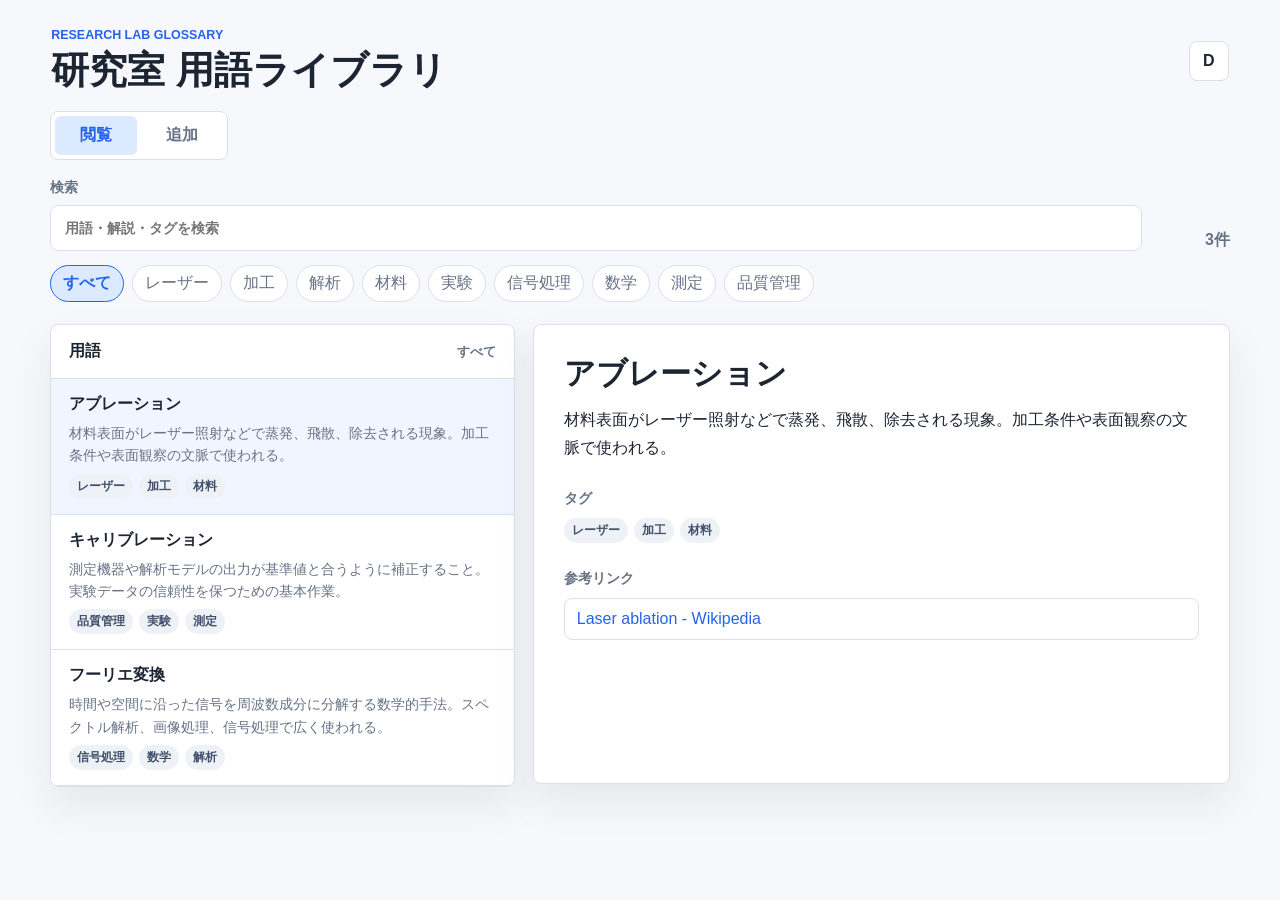
<file: lab-glossary/index.html>
<!doctype html>
<html lang="ja">
  <head>
    <meta charset="utf-8">
    <meta name="viewport" content="width=device-width, initial-scale=1">
    <title>研究室 用語ライブラリ</title>
    <link rel="stylesheet" href=".styles.css">
    <script id="embeddedTerms" type="application/json">
[
  {
    "id": 1,
    "term": "アブレーション",
    "description": "材料表面がレーザー照射などで蒸発、飛散、除去される現象。加工条件や表面観察の文脈で使われる。",
    "tags": [
      "レーザー",
      "加工",
      "材料"
    ],
    "links": [
      {
        "title": "Laser ablation - Wikipedia",
        "url": "https://en.wikipedia.org/wiki/Laser_ablation"
      }
    ]
  },
  {
    "id": 2,
    "term": "キャリブレーション",
    "description": "測定機器や解析モデルの出力が基準値と合うように補正すること。実験データの信頼性を保つための基本作業。",
    "tags": [
      "品質管理",
      "実験",
      "測定"
    ],
    "links": [
      {
        "title": "Calibration - NIST",
        "url": "https://www.nist.gov/calibrations"
      }
    ]
  },
  {
    "id": 3,
    "term": "フーリエ変換",
    "description": "時間や空間に沿った信号を周波数成分に分解する数学的手法。スペクトル解析、画像処理、信号処理で広く使われる。",
    "tags": [
      "信号処理",
      "数学",
      "解析"
    ],
    "links": [
      {
        "title": "Fourier transform - Wolfram MathWorld",
        "url": "https://mathworld.wolfram.com/FourierTransform.html"
      }
    ]
  }
]
    </script>
    <script src="app.js" defer></script>
  </head>
  <body>
    <header class="app-header">
      <div>
        <p class="eyebrow">Research Lab Glossary</p>
        <h1>研究室 用語ライブラリ</h1>
      </div>
      <div class="header-actions">
        <button class="icon-button" id="themeToggle" type="button" aria-label="ライト/ダーク切替" title="ライト/ダーク切替">D</button>
      </div>
    </header>

    <main class="app-shell">
      <nav class="view-tabs" aria-label="画面切替">
        <button class="view-tab active" id="browseTab" type="button" data-view="browse">閲覧</button>
        <button class="view-tab" id="addTab" type="button" data-view="add">追加</button>
      </nav>

      <section id="browseView">
        <section class="toolbar" aria-label="検索と絞り込み">
          <label class="search-box">
            <span>検索</span>
            <input id="searchInput" type="search" placeholder="用語・解説・タグを検索">
          </label>
          <div class="stats" id="resultStats">0件</div>
        </section>

        <section class="tag-panel" aria-label="タグ一覧">
          <button class="tag-chip active" type="button" data-tag="all">すべて</button>
          <div id="tagList" class="tag-list"></div>
        </section>

        <section class="content-grid">
          <div class="term-list-wrap">
            <div class="section-heading">
              <h2>用語</h2>
              <span id="activeFilter">すべて</span>
            </div>
            <div class="term-list" id="termList" aria-live="polite"></div>
          </div>

          <article class="term-detail" id="termDetail">
            <p class="empty-state">用語を選択してください。</p>
          </article>
        </section>
      </section>

      <section class="add-view hidden" id="addView">
        <form class="add-form" id="termForm">
          <div class="section-heading form-heading">
            <h2>用語を追加</h2>
            <span id="saveModeLabel">ブラウザ保存</span>
          </div>

          <div class="form-grid">
            <label>
              <span>用語</span>
              <input id="termField" name="term" required placeholder="例: オーバーフィッティング">
            </label>

            <label>
              <span>タグ</span>
              <input id="tagsField" name="tags" placeholder="解析, 機械学習, 統計">
            </label>
          </div>

          <label>
            <span>解説</span>
            <textarea id="descriptionField" name="description" required rows="6" placeholder="研究室で使う意味や、実験・論文で出てきた文脈を書きます。"></textarea>
          </label>

          <label>
            <span>参考リンク</span>
            <textarea id="linksField" name="links" rows="5" placeholder="タイトル | https://example.com&#10;https://example.com/reference"></textarea>
          </label>

          <div class="form-actions">
            <button class="primary-button" type="submit">追加</button>
            <button class="secondary-button" type="reset">クリア</button>
            <span class="form-message" id="formMessage" aria-live="polite"></span>
          </div>
        </form>
      </section>
    </main>
  </body>
</html>
</file>
<file: lab-glossary/.styles.css>
:root {
  --bg: #f7f8fb;
  --panel: #ffffff;
  --text: #1d2533;
  --muted: #687386;
  --line: #d9e0ea;
  --accent: #2563eb;
  --accent-soft: #dbeafe;
  --green: #18794e;
  --field: #ffffff;
  --hover: #f1f5ff;
  --tag-bg: #eef2f7;
  --tag-text: #42506a;
  --danger: #b42318;
  --shadow: 0 18px 40px rgba(31, 41, 55, 0.08);
}

:root[data-theme="dark"] {
  --bg: #10141c;
  --panel: #171d27;
  --text: #edf2f7;
  --muted: #a7b3c5;
  --line: #303948;
  --accent: #60a5fa;
  --accent-soft: #173352;
  --green: #7dd3a8;
  --field: #111721;
  --hover: #1d2b3f;
  --tag-bg: #243041;
  --tag-text: #d4deea;
  --danger: #fca5a5;
  --shadow: 0 18px 40px rgba(0, 0, 0, 0.28);
}

* {
  box-sizing: border-box;
}

body {
  margin: 0;
  min-height: 100vh;
  background: var(--bg);
  color: var(--text);
  font-family: "Segoe UI", "Yu Gothic UI", "Hiragino Sans", Meiryo, sans-serif;
  letter-spacing: 0;
}

button,
input,
textarea {
  font: inherit;
}

.app-header {
  display: flex;
  align-items: center;
  justify-content: space-between;
  gap: 20px;
  padding: 28px clamp(18px, 4vw, 52px) 18px;
}

.header-actions {
  display: flex;
  align-items: center;
  gap: 10px;
}

.eyebrow {
  margin: 0 0 6px;
  color: var(--accent);
  font-size: 0.78rem;
  font-weight: 700;
  text-transform: uppercase;
}

h1,
h2,
h3,
p {
  margin-top: 0;
}

h1 {
  margin-bottom: 0;
  font-size: clamp(1.6rem, 3vw, 2.35rem);
  line-height: 1.2;
}

.icon-button {
  display: grid;
  width: 40px;
  height: 40px;
  place-items: center;
  border: 1px solid var(--line);
  border-radius: 8px;
  background: var(--panel);
  color: var(--text);
  cursor: pointer;
  font-weight: 800;
}

.icon-button:hover {
  border-color: var(--accent);
  color: var(--accent);
}

.app-shell {
  width: min(1180px, calc(100% - 32px));
  margin: 0 auto 40px;
}

.view-tabs {
  display: inline-flex;
  gap: 4px;
  margin-bottom: 18px;
  border: 1px solid var(--line);
  border-radius: 8px;
  background: var(--panel);
  padding: 4px;
}

.view-tab {
  min-width: 82px;
  border: 0;
  border-radius: 6px;
  background: transparent;
  color: var(--muted);
  padding: 9px 14px;
  cursor: pointer;
  font-weight: 700;
}

.view-tab.active {
  background: var(--accent-soft);
  color: var(--accent);
}

.toolbar {
  display: grid;
  grid-template-columns: minmax(0, 1fr) auto;
  align-items: end;
  gap: 16px;
  margin-bottom: 14px;
}

.search-box {
  display: grid;
  gap: 8px;
  color: var(--muted);
  font-size: 0.88rem;
  font-weight: 700;
}

.search-box input {
  width: 100%;
  min-height: 46px;
  border: 1px solid var(--line);
  border-radius: 8px;
  background: var(--field);
  color: var(--text);
  padding: 0 14px;
  outline: none;
}

.search-box input:focus {
  border-color: var(--accent);
  box-shadow: 0 0 0 3px rgba(37, 99, 235, 0.14);
}

.stats {
  min-width: 72px;
  color: var(--muted);
  text-align: right;
  font-weight: 700;
}

.tag-panel {
  display: flex;
  align-items: center;
  gap: 8px;
  margin-bottom: 18px;
  overflow-x: auto;
  padding-bottom: 4px;
}

.tag-list {
  display: flex;
  gap: 8px;
}

.tag-chip {
  border: 1px solid var(--line);
  border-radius: 999px;
  background: var(--panel);
  color: var(--muted);
  padding: 7px 12px;
  cursor: pointer;
  white-space: nowrap;
}

.tag-chip:hover {
  border-color: var(--accent);
  color: var(--accent);
}

.tag-chip.active {
  border-color: var(--accent);
  background: var(--accent-soft);
  color: var(--accent);
  font-weight: 700;
}

.content-grid {
  display: grid;
  grid-template-columns: minmax(280px, 0.9fr) minmax(0, 1.35fr);
  gap: 18px;
  align-items: start;
}

.term-list-wrap,
.term-detail {
  border: 1px solid var(--line);
  border-radius: 8px;
  background: var(--panel);
  box-shadow: var(--shadow);
}

.term-list-wrap {
  min-height: 460px;
  overflow: hidden;
}

.section-heading {
  display: flex;
  align-items: center;
  justify-content: space-between;
  gap: 12px;
  border-bottom: 1px solid var(--line);
  padding: 16px 18px;
}

.section-heading h2 {
  margin: 0;
  font-size: 1rem;
}

.section-heading span {
  color: var(--muted);
  font-size: 0.84rem;
  font-weight: 700;
}

.term-list {
  display: grid;
  max-height: 620px;
  overflow: auto;
}

.term-card {
  display: grid;
  gap: 7px;
  border: 0;
  border-bottom: 1px solid var(--line);
  background: transparent;
  color: inherit;
  padding: 15px 18px;
  text-align: left;
  cursor: pointer;
}

.term-card:hover,
.term-card.active {
  background: var(--hover);
}

.term-card strong {
  font-size: 1rem;
}

.term-card p {
  display: -webkit-box;
  margin: 0;
  overflow: hidden;
  color: var(--muted);
  font-size: 0.9rem;
  line-height: 1.55;
  -webkit-line-clamp: 2;
  -webkit-box-orient: vertical;
}

.mini-tags,
.detail-tags {
  display: flex;
  flex-wrap: wrap;
  gap: 6px;
}

.mini-tag,
.detail-tag {
  border-radius: 999px;
  background: var(--tag-bg);
  color: var(--tag-text);
  font-size: 0.76rem;
  font-weight: 700;
  padding: 4px 8px;
}

.local-badge {
  background: var(--accent-soft);
  color: var(--accent);
}

.term-detail {
  min-height: 460px;
  padding: clamp(20px, 3vw, 30px);
}

.detail-title {
  margin-bottom: 12px;
  font-size: clamp(1.35rem, 2.4vw, 2rem);
  line-height: 1.25;
}

.detail-description {
  color: var(--text);
  line-height: 1.8;
  white-space: pre-line;
}

.detail-section {
  margin-top: 26px;
}

.detail-section h3 {
  margin-bottom: 10px;
  color: var(--muted);
  font-size: 0.9rem;
}

.reference-list {
  display: grid;
  gap: 10px;
  margin: 0;
  padding: 0;
  list-style: none;
}

.reference-list a {
  display: block;
  border: 1px solid var(--line);
  border-radius: 8px;
  color: var(--accent);
  padding: 11px 12px;
  text-decoration: none;
  overflow-wrap: anywhere;
}

.reference-list a:hover {
  background: var(--accent-soft);
}

.empty-state,
.error-state {
  margin: 0;
  color: var(--muted);
  line-height: 1.7;
}

.error-state {
  color: var(--danger);
}

.hidden {
  display: none;
}

.add-form {
  display: grid;
  gap: 18px;
  border: 1px solid var(--line);
  border-radius: 8px;
  background: var(--panel);
  box-shadow: var(--shadow);
  padding: 0 0 22px;
}

.form-heading {
  margin-bottom: 2px;
}

.add-form label,
.form-grid {
  width: calc(100% - 44px);
  margin: 0 auto;
}

.form-grid {
  display: grid;
  grid-template-columns: repeat(2, minmax(0, 1fr));
  gap: 16px;
}

.add-form label {
  display: grid;
  gap: 8px;
  color: var(--muted);
  font-size: 0.88rem;
  font-weight: 700;
}

.form-grid label {
  width: 100%;
}

.add-form input,
.add-form textarea {
  width: 100%;
  border: 1px solid var(--line);
  border-radius: 8px;
  background: var(--field);
  color: var(--text);
  padding: 12px 13px;
  outline: none;
}

.add-form textarea {
  resize: vertical;
  line-height: 1.65;
}

.add-form input:focus,
.add-form textarea:focus {
  border-color: var(--accent);
  box-shadow: 0 0 0 3px rgba(37, 99, 235, 0.14);
}

.form-actions {
  display: flex;
  align-items: center;
  gap: 10px;
  width: calc(100% - 44px);
  margin: 0 auto;
}

.detail-actions {
  display: flex;
  justify-content: flex-end;
  margin-top: 28px;
  border-top: 1px solid var(--line);
  padding-top: 18px;
}

.primary-button,
.secondary-button,
.danger-button {
  min-height: 40px;
  border-radius: 8px;
  padding: 0 16px;
  cursor: pointer;
  font-weight: 700;
}

.primary-button {
  border: 1px solid var(--accent);
  background: var(--accent);
  color: #ffffff;
}

.secondary-button {
  border: 1px solid var(--line);
  background: var(--panel);
  color: var(--text);
}

.danger-button {
  border: 1px solid var(--danger);
  background: transparent;
  color: var(--danger);
}

.danger-button:hover {
  background: rgba(180, 35, 24, 0.08);
}

.form-message {
  color: var(--green);
  font-weight: 700;
}

.form-message.error {
  color: var(--danger);
}
}

@media (max-width: 780px) {
  .app-header {
    align-items: flex-start;
    flex-direction: column;
  }

  .toolbar,
  .content-grid,
  .form-grid {
    grid-template-columns: 1fr;
  }

  .header-actions,
  .form-actions {
    flex-wrap: wrap;
  }

  .stats {
    text-align: left;
  }

  .term-list {
    max-height: none;
  }
}
</file>
